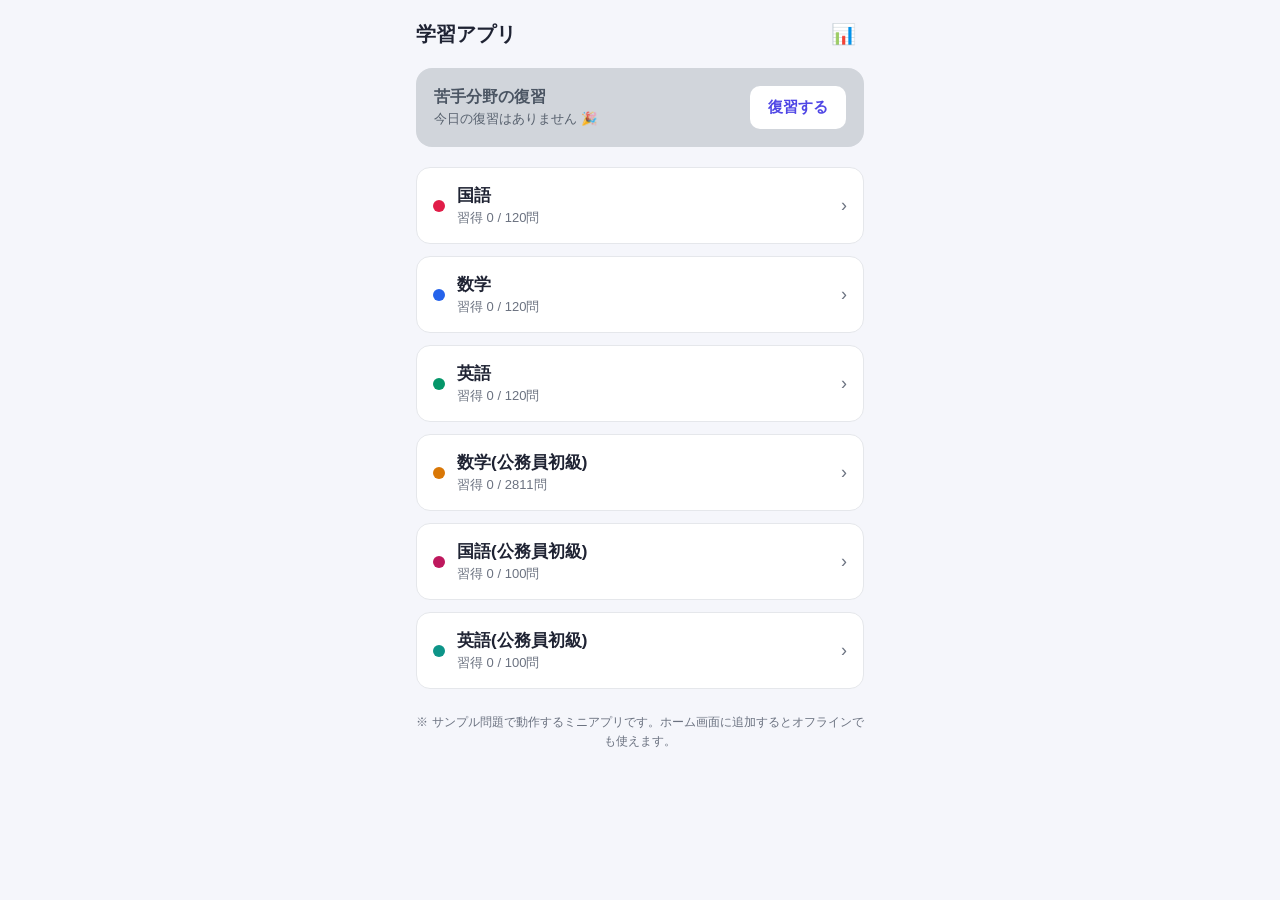
<file: index.html>
<!doctype html>
<html lang="ja">
<head>
<meta charset="UTF-8">
<meta name="viewport" content="width=device-width, initial-scale=1, maximum-scale=1, viewport-fit=cover">
<title>学習アプリ(高校+公務員初級)</title>
<meta name="theme-color" content="#4f46e5">
<meta name="mobile-web-app-capable" content="yes">
<meta name="apple-mobile-web-app-capable" content="yes">
<meta name="apple-mobile-web-app-status-bar-style" content="black-translucent">
<meta name="apple-mobile-web-app-title" content="学習アプリ">
<link rel="manifest" href="manifest.json">
<link rel="apple-touch-icon" href="icons/apple-touch-icon.png">
<link rel="icon" href="icons/icon-192.png">
<link rel="stylesheet" href="style.css">
</head>
<body>
<div id="app">

  <!-- ホーム画面 -->
  <section id="screen-home" class="screen">
    <header class="topbar">
      <h1>学習アプリ</h1>
      <button id="btn-stats" class="icon-btn" aria-label="統計">📊</button>
    </header>

    <div class="weak-card" id="weak-card">
      <div class="weak-card-main">
        <div class="weak-card-title">苦手分野の復習</div>
        <div class="weak-card-sub" id="weak-card-sub">今日の復習: 0問</div>
      </div>
      <button id="btn-weak-review" class="btn btn-accent">復習する</button>
    </div>

    <div class="subject-grid" id="subject-grid"></div>

    <p class="hint">※ サンプル問題で動作するミニアプリです。ホーム画面に追加するとオフラインでも使えます。</p>
  </section>

  <!-- クイズ画面 -->
  <section id="screen-quiz" class="screen hidden">
    <header class="topbar">
      <button id="btn-quiz-back" class="icon-btn" aria-label="戻る">←</button>
      <h1 id="quiz-title">科目名</h1>
      <span id="quiz-progress" class="progress-label">1/10</span>
    </header>

    <div class="progress-bar"><div id="progress-fill" class="progress-fill"></div></div>

    <div class="quiz-card">
      <div class="quiz-category" id="quiz-category">カテゴリ</div>
      <div class="quiz-question" id="quiz-question">問題文がここに入ります</div>
      <div class="choices" id="quiz-choices"></div>
      <div class="explanation hidden" id="quiz-explanation"></div>
    </div>

    <div class="quiz-footer">
      <button id="btn-next" class="btn btn-primary hidden">次へ</button>
    </div>
  </section>

  <!-- 結果画面 -->
  <section id="screen-result" class="screen hidden">
    <header class="topbar">
      <h1>結果</h1>
    </header>
    <div class="result-card">
      <div class="result-score" id="result-score">8 / 10</div>
      <div class="result-message" id="result-message">よくできました!</div>
    </div>
    <div class="result-actions">
      <button id="btn-result-retry" class="btn btn-primary">もう一度</button>
      <button id="btn-result-home" class="btn btn-secondary">ホームに戻る</button>
    </div>
  </section>

  <!-- 統計画面 -->
  <section id="screen-stats" class="screen hidden">
    <header class="topbar">
      <button id="btn-stats-back" class="icon-btn" aria-label="戻る">←</button>
      <h1>学習の記録</h1>
    </header>
    <div id="stats-body" class="stats-body"></div>
    <div class="result-actions">
      <button id="btn-reset-progress" class="btn btn-danger">記録をリセット</button>
    </div>
  </section>

</div>

<script src="data.js"></script>
<script src="data-koumuin-math.js"></script>
<script src="data-koumuin-lang.js"></script>
<script src="app.js"></script>
</body>
</html>
</file>
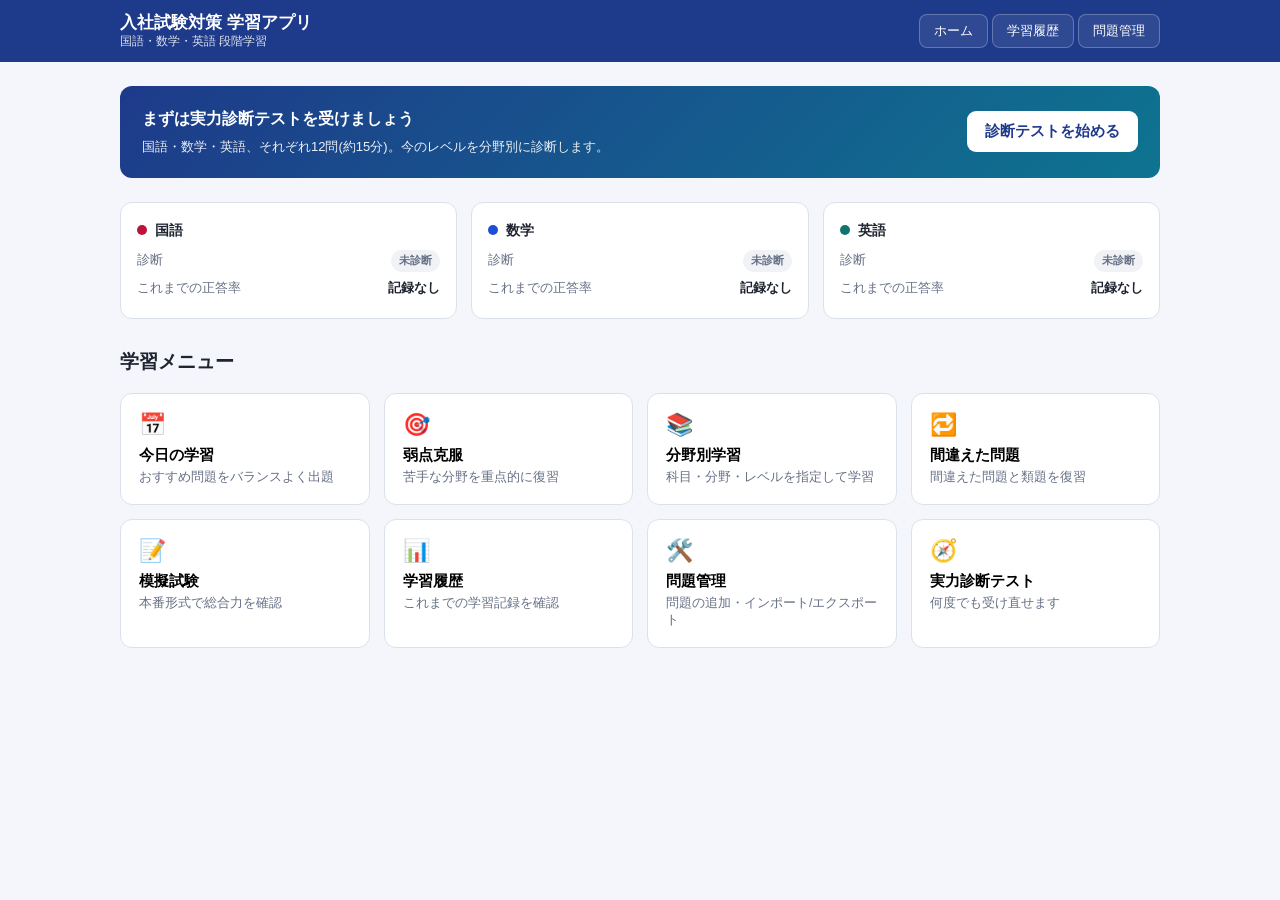
<file: ntt-claruty-taisaku/index.html>
<!doctype html>
<html lang="ja">
<head>
<meta charset="UTF-8">
<meta name="viewport" content="width=device-width, initial-scale=1, maximum-scale=1, viewport-fit=cover">
<title>入社試験対策 学習アプリ</title>
<meta name="theme-color" content="#1e3a8a">
<link rel="icon" href="data:image/svg+xml,%3Csvg xmlns='http://www.w3.org/2000/svg' viewBox='0 0 100 100'%3E%3Crect width='100' height='100' rx='20' fill='%231e3a8a'/%3E%3Ctext x='50' y='68' font-size='58' text-anchor='middle' fill='white' font-family='sans-serif'%3E学%3C/text%3E%3C/svg%3E">
<link rel="stylesheet" href="style.css">
</head>
<body>
<div id="app">

  <header class="topbar">
    <div class="topbar-inner">
      <div class="brand">
        <span class="brand-title">入社試験対策 学習アプリ</span>
        <span class="brand-sub">国語・数学・英語 段階学習</span>
      </div>
      <nav class="topnav">
        <button class="nav-btn" data-nav="home">ホーム</button>
        <button class="nav-btn" data-nav="history">学習履歴</button>
        <button class="nav-btn" data-nav="admin">問題管理</button>
      </nav>
    </div>
  </header>

  <main id="main">

    <!-- ==================== ホーム ==================== -->
    <section id="screen-home" class="screen">
      <div class="page">
        <div id="home-diagnostic-banner" class="banner hidden">
          <div class="banner-text">
            <strong>まずは実力診断テストを受けましょう</strong>
            <p>国語・数学・英語、それぞれ12問(約15分)。今のレベルを分野別に診断します。</p>
          </div>
          <button class="btn btn-primary" data-action="start-diagnostic">診断テストを始める</button>
        </div>

        <div id="home-level-summary" class="level-summary-grid"></div>

        <h2 class="section-title">学習メニュー</h2>
        <div class="menu-grid">
          <button class="menu-card" data-action="start-today">
            <span class="menu-icon">📅</span>
            <span class="menu-name">今日の学習</span>
            <span class="menu-desc">おすすめ問題をバランスよく出題</span>
          </button>
          <button class="menu-card" data-action="start-weak">
            <span class="menu-icon">🎯</span>
            <span class="menu-name">弱点克服</span>
            <span class="menu-desc">苦手な分野を重点的に復習</span>
          </button>
          <button class="menu-card" data-action="open-category-picker">
            <span class="menu-icon">📚</span>
            <span class="menu-name">分野別学習</span>
            <span class="menu-desc">科目・分野・レベルを指定して学習</span>
          </button>
          <button class="menu-card" data-action="start-mistakes">
            <span class="menu-icon">🔁</span>
            <span class="menu-name">間違えた問題</span>
            <span class="menu-desc">間違えた問題と類題を復習</span>
          </button>
          <button class="menu-card" data-action="open-exam-setup">
            <span class="menu-icon">📝</span>
            <span class="menu-name">模擬試験</span>
            <span class="menu-desc">本番形式で総合力を確認</span>
          </button>
          <button class="menu-card" data-action="nav-history">
            <span class="menu-icon">📊</span>
            <span class="menu-name">学習履歴</span>
            <span class="menu-desc">これまでの学習記録を確認</span>
          </button>
          <button class="menu-card" data-action="nav-admin">
            <span class="menu-icon">🛠️</span>
            <span class="menu-name">問題管理</span>
            <span class="menu-desc">問題の追加・インポート/エクスポート</span>
          </button>
          <button class="menu-card" data-action="start-diagnostic">
            <span class="menu-icon">🧭</span>
            <span class="menu-name">実力診断テスト</span>
            <span class="menu-desc">何度でも受け直せます</span>
          </button>
        </div>
      </div>
    </section>

    <!-- ==================== 分野別学習: 選択画面 ==================== -->
    <section id="screen-category-picker" class="screen hidden">
      <div class="page page-narrow">
        <button class="link-back" data-action="nav-home">← ホームに戻る</button>
        <h2 class="section-title">分野別学習</h2>
        <div id="category-picker-body"></div>
      </div>
    </section>

    <!-- ==================== 模擬試験: 設定画面 ==================== -->
    <section id="screen-exam-setup" class="screen hidden">
      <div class="page page-narrow">
        <button class="link-back" data-action="nav-home">← ホームに戻る</button>
        <h2 class="section-title">模擬試験</h2>
        <div id="exam-setup-body"></div>
      </div>
    </section>

    <!-- ==================== 問題(クイズ)画面 ==================== -->
    <section id="screen-quiz" class="screen hidden">
      <div class="page page-narrow">
        <div class="quiz-topbar">
          <button class="link-back" id="btn-quiz-quit" data-action="quit-quiz">← 中断してホームへ</button>
          <div id="quiz-timer" class="quiz-timer hidden"></div>
          <span id="quiz-progress" class="progress-label">1/10</span>
        </div>
        <div class="progress-bar"><div id="progress-fill" class="progress-fill"></div></div>

        <div class="quiz-card">
          <div class="quiz-meta">
            <span id="quiz-level-badge" class="badge">LEVEL 1</span>
            <span id="quiz-subject-badge" class="badge badge-outline">国語</span>
            <span id="quiz-category-badge" class="badge badge-outline">漢字</span>
          </div>
          <div class="quiz-question" id="quiz-question">問題文</div>

          <div id="quiz-choices" class="choices"></div>
          <div id="quiz-input-area" class="input-area hidden">
            <input type="text" id="quiz-input" class="quiz-input" autocomplete="off" placeholder="答えを入力してください">
          </div>

          <div class="quiz-explanation hidden" id="quiz-explanation">
            <div id="quiz-result-label" class="result-label"></div>
            <div id="quiz-steps" class="quiz-steps hidden"></div>
            <div id="quiz-explanation-text" class="explanation-text"></div>
          </div>
        </div>

        <div class="quiz-footer">
          <button id="btn-submit" class="btn btn-primary">回答する</button>
          <button id="btn-next" class="btn btn-primary hidden">次の問題へ</button>
        </div>
      </div>
    </section>

    <!-- ==================== 結果画面(汎用) ==================== -->
    <section id="screen-result" class="screen hidden">
      <div class="page page-narrow">
        <div id="result-body"></div>
      </div>
    </section>

    <!-- ==================== 学習履歴 ==================== -->
    <section id="screen-history" class="screen hidden">
      <div class="page page-narrow">
        <h2 class="section-title">学習履歴</h2>
        <div id="history-body"></div>
      </div>
    </section>

    <!-- ==================== 問題管理 ==================== -->
    <section id="screen-admin" class="screen hidden">
      <div class="page">
        <h2 class="section-title">問題管理</h2>
        <div id="admin-body"></div>
      </div>
    </section>

  </main>
</div>

<script src="data-kokugo.js"></script>
<script src="data-math.js"></script>
<script src="data-eigo.js"></script>
<script src="app.js"></script>
<script src="features.js"></script>
</body>
</html>
</file>
<file: style.css>
:root {
  --accent: #4f46e5;
  --accent-dark: #4338ca;
  --bg: #f5f6fb;
  --card-bg: #ffffff;
  --text: #1f2333;
  --text-muted: #6b7280;
  --border: #e5e7eb;
  --success: #059669;
  --danger: #dc2626;
  --safe-top: env(safe-area-inset-top, 0px);
  --safe-bottom: env(safe-area-inset-bottom, 0px);
}

* { box-sizing: border-box; }

html, body {
  margin: 0;
  padding: 0;
  background: var(--bg);
  color: var(--text);
  font-family: -apple-system, BlinkMacSystemFont, "Hiragino Sans", "Yu Gothic", sans-serif;
  -webkit-tap-highlight-color: transparent;
}

#app {
  max-width: 480px;
  margin: 0 auto;
  min-height: 100vh;
  padding: calc(16px + var(--safe-top)) 16px calc(24px + var(--safe-bottom));
}

.screen.hidden { display: none; }

.topbar {
  display: flex;
  align-items: center;
  gap: 8px;
  margin-bottom: 16px;
}

.topbar h1 {
  font-size: 20px;
  margin: 0;
  flex: 1;
}

.icon-btn {
  background: none;
  border: none;
  font-size: 20px;
  padding: 8px;
  cursor: pointer;
  line-height: 1;
  color: var(--text);
}

.progress-label {
  font-size: 14px;
  color: var(--text-muted);
  font-variant-numeric: tabular-nums;
}

.weak-card {
  background: linear-gradient(135deg, var(--accent), #7c3aed);
  color: white;
  border-radius: 16px;
  padding: 18px;
  display: flex;
  align-items: center;
  justify-content: space-between;
  gap: 12px;
  margin-bottom: 20px;
  box-shadow: 0 6px 16px rgba(79, 70, 229, 0.25);
}

.weak-card-title {
  font-weight: 700;
  font-size: 16px;
}

.weak-card-sub {
  font-size: 13px;
  opacity: 0.9;
  margin-top: 2px;
}

.weak-card.disabled {
  background: #d1d5db;
  color: #4b5563;
  box-shadow: none;
}

.subject-grid {
  display: grid;
  grid-template-columns: 1fr;
  gap: 12px;
}

.subject-card {
  background: var(--card-bg);
  border-radius: 14px;
  padding: 16px;
  display: flex;
  align-items: center;
  justify-content: space-between;
  border: 1px solid var(--border);
  cursor: pointer;
}

.subject-card-left { display: flex; align-items: center; gap: 12px; }

.subject-dot {
  width: 12px;
  height: 12px;
  border-radius: 50%;
  flex-shrink: 0;
}

.subject-name { font-weight: 700; font-size: 17px; }
.subject-sub { font-size: 13px; color: var(--text-muted); margin-top: 2px; }
.subject-arrow { color: var(--text-muted); font-size: 18px; }

.hint {
  margin-top: 24px;
  font-size: 12px;
  color: var(--text-muted);
  text-align: center;
  line-height: 1.6;
}

.btn {
  border: none;
  border-radius: 10px;
  padding: 12px 18px;
  font-size: 15px;
  font-weight: 700;
  cursor: pointer;
}

.btn-accent { background: white; color: var(--accent); }
.btn-primary { background: var(--accent); color: white; width: 100%; }
.btn-primary:active { background: var(--accent-dark); }
.btn-secondary { background: #e5e7eb; color: var(--text); width: 100%; }
.btn-danger { background: transparent; color: var(--danger); border: 1px solid var(--danger); width: 100%; }

.progress-bar {
  height: 6px;
  background: var(--border);
  border-radius: 3px;
  overflow: hidden;
  margin-bottom: 20px;
}
.progress-fill {
  height: 100%;
  background: var(--accent);
  width: 0%;
  transition: width 0.2s ease;
}

.quiz-card {
  background: var(--card-bg);
  border-radius: 16px;
  padding: 20px;
  border: 1px solid var(--border);
}

.quiz-category {
  display: inline-block;
  font-size: 12px;
  color: var(--accent);
  background: #eef2ff;
  padding: 3px 10px;
  border-radius: 999px;
  margin-bottom: 12px;
  font-weight: 700;
}

.quiz-question {
  font-size: 18px;
  font-weight: 700;
  line-height: 1.5;
  margin-bottom: 20px;
}

.choices {
  display: flex;
  flex-direction: column;
  gap: 10px;
}

.choice-btn {
  text-align: left;
  background: #f9fafb;
  border: 1.5px solid var(--border);
  border-radius: 10px;
  padding: 14px;
  font-size: 15px;
  color: var(--text);
  cursor: pointer;
}

.choice-btn:active { background: #f0f1f6; }

.choice-btn.correct {
  background: #ecfdf5;
  border-color: var(--success);
  color: #065f46;
  font-weight: 700;
}

.choice-btn.wrong {
  background: #fef2f2;
  border-color: var(--danger);
  color: #991b1b;
  font-weight: 700;
}

.choice-btn.disabled { pointer-events: none; opacity: 0.85; }

.explanation {
  margin-top: 16px;
  background: #f9fafb;
  border-left: 3px solid var(--accent);
  padding: 12px 14px;
  font-size: 14px;
  line-height: 1.6;
  color: var(--text-muted);
  border-radius: 6px;
}

.quiz-footer { margin-top: 20px; }

.result-card {
  background: var(--card-bg);
  border-radius: 16px;
  padding: 32px 20px;
  text-align: center;
  border: 1px solid var(--border);
  margin-bottom: 20px;
}

.result-score {
  font-size: 40px;
  font-weight: 800;
  color: var(--accent);
}

.result-message {
  margin-top: 8px;
  color: var(--text-muted);
}

.result-actions {
  display: flex;
  flex-direction: column;
  gap: 10px;
}

.stats-body { display: flex; flex-direction: column; gap: 14px; margin-bottom: 24px; }

.stats-card {
  background: var(--card-bg);
  border: 1px solid var(--border);
  border-radius: 14px;
  padding: 16px;
}

.stats-card-title { font-weight: 700; margin-bottom: 10px; display: flex; align-items: center; gap: 8px; }

.stats-row {
  display: flex;
  justify-content: space-between;
  font-size: 14px;
  color: var(--text-muted);
  padding: 4px 0;
}

.stats-row b { color: var(--text); }

.stats-bar-track {
  height: 8px;
  background: var(--border);
  border-radius: 4px;
  overflow: hidden;
  margin-top: 8px;
}

.stats-bar-fill {
  height: 100%;
  background: var(--accent);
}
</file>
<file: ntt-claruty-taisaku/style.css>
:root {
  --primary: #1e3a8a;
  --primary-light: #3b5bb8;
  --accent: #0e7490;
  --bg: #f4f6fb;
  --surface: #ffffff;
  --border: #dbe1ea;
  --text: #1f2430;
  --text-muted: #667085;
  --success: #15803d;
  --success-bg: #ecfdf3;
  --danger: #b91c1c;
  --danger-bg: #fef2f2;
  --warn: #b45309;
  --warn-bg: #fffbeb;
  --radius: 12px;
}

* { box-sizing: border-box; }

html, body {
  margin: 0;
  padding: 0;
  background: var(--bg);
  color: var(--text);
  font-family: "Hiragino Sans", "Yu Gothic", "Meiryo", -apple-system, BlinkMacSystemFont, sans-serif;
  line-height: 1.6;
  overflow-x: hidden;
}

#app { min-height: 100vh; display: flex; flex-direction: column; }

/* ---------- topbar ---------- */
.topbar {
  background: var(--primary);
  color: white;
  position: sticky;
  top: 0;
  z-index: 20;
}
.topbar-inner {
  max-width: 1080px;
  margin: 0 auto;
  padding: 12px 20px;
  display: flex;
  align-items: center;
  justify-content: space-between;
  gap: 16px;
  flex-wrap: wrap;
}
.brand { display: flex; flex-direction: column; line-height: 1.3; }
.brand-title { font-weight: 700; font-size: 17px; }
.brand-sub { font-size: 12px; opacity: 0.85; }
.topnav { display: flex; gap: 4px; }
.nav-btn {
  background: rgba(255,255,255,0.08);
  border: 1px solid rgba(255,255,255,0.25);
  color: white;
  padding: 7px 14px;
  border-radius: 8px;
  cursor: pointer;
  font-size: 13px;
}
.nav-btn:hover { background: rgba(255,255,255,0.18); }

/* ---------- layout ---------- */
main { flex: 1; }
.page {
  max-width: 1080px;
  margin: 0 auto;
  padding: 24px 20px 60px;
}
.page-narrow { max-width: 760px; }
.screen.hidden { display: none; }

.section-title { font-size: 19px; margin: 8px 0 16px; }

/* ---------- home ---------- */
.banner {
  background: linear-gradient(135deg, var(--primary), var(--accent));
  color: white;
  border-radius: var(--radius);
  padding: 20px 22px;
  display: flex;
  align-items: center;
  justify-content: space-between;
  gap: 16px;
  margin-bottom: 24px;
  flex-wrap: wrap;
}
.banner-text strong { font-size: 16px; }
.banner-text p { margin: 6px 0 0; font-size: 13px; opacity: 0.92; max-width: 480px; }
.banner .btn-primary { background: white; color: var(--primary); flex-shrink: 0; }

.level-summary-grid {
  display: grid;
  grid-template-columns: repeat(auto-fit, minmax(220px, 1fr));
  gap: 14px;
  margin-bottom: 28px;
}
.level-card {
  background: var(--surface);
  border: 1px solid var(--border);
  border-radius: var(--radius);
  padding: 16px;
}
.level-card-subject { font-weight: 700; font-size: 14px; margin-bottom: 6px; display: flex; align-items: center; gap: 8px; }
.level-card-dot { width: 10px; height: 10px; border-radius: 50%; flex-shrink: 0; }
.level-card-row { display: flex; justify-content: space-between; font-size: 13px; padding: 3px 0; color: var(--text-muted); }
.level-card-row b { color: var(--text); }
.level-tag {
  display: inline-block;
  font-size: 11px;
  padding: 2px 8px;
  border-radius: 999px;
  font-weight: 700;
}
.level-tag-ok { background: var(--success-bg); color: var(--success); }
.level-tag-review { background: var(--warn-bg); color: var(--warn); }
.level-tag-none { background: #f1f2f6; color: var(--text-muted); }

.menu-grid {
  display: grid;
  grid-template-columns: repeat(auto-fit, minmax(220px, 1fr));
  gap: 14px;
}
.menu-card {
  background: var(--surface);
  border: 1px solid var(--border);
  border-radius: var(--radius);
  padding: 18px;
  text-align: left;
  cursor: pointer;
  display: flex;
  flex-direction: column;
  gap: 4px;
  transition: box-shadow 0.15s, transform 0.15s;
}
.menu-card:hover { box-shadow: 0 4px 14px rgba(30,58,138,0.12); transform: translateY(-1px); }
.menu-icon { font-size: 22px; }
.menu-name { font-weight: 700; font-size: 15px; margin-top: 4px; }
.menu-desc { font-size: 12.5px; color: var(--text-muted); }

/* ---------- buttons ---------- */
.btn {
  border: none;
  border-radius: 9px;
  padding: 11px 18px;
  font-size: 14.5px;
  font-weight: 700;
  cursor: pointer;
  font-family: inherit;
}
.btn-primary { background: var(--primary); color: white; }
.btn-primary:hover { background: var(--primary-light); }
.btn-primary:disabled { background: #b7c0d8; cursor: not-allowed; }
.btn-secondary { background: #e7eaf2; color: var(--text); }
.btn-secondary:hover { background: #dde1ec; }
.btn-danger { background: transparent; color: var(--danger); border: 1px solid var(--danger); }
.btn-block { width: 100%; }
.link-back {
  background: none;
  border: none;
  color: var(--primary);
  font-size: 13px;
  cursor: pointer;
  padding: 4px 0;
  margin-bottom: 12px;
}

/* ---------- quiz ---------- */
.quiz-topbar { display: flex; align-items: center; justify-content: space-between; gap: 12px; margin-bottom: 8px; flex-wrap: wrap; }
.progress-label { font-size: 13px; color: var(--text-muted); font-variant-numeric: tabular-nums; }
.quiz-timer {
  font-variant-numeric: tabular-nums;
  font-weight: 700;
  background: #eef1f8;
  padding: 4px 12px;
  border-radius: 999px;
  font-size: 13px;
}
.quiz-timer.timer-warn { background: var(--warn-bg); color: var(--warn); }
.progress-bar { height: 6px; background: var(--border); border-radius: 3px; overflow: hidden; margin-bottom: 18px; }
.progress-fill { height: 100%; width: 0%; background: var(--primary); transition: width 0.2s ease; }

.quiz-card {
  background: var(--surface);
  border: 1px solid var(--border);
  border-radius: var(--radius);
  padding: 24px;
}
.quiz-meta { display: flex; gap: 8px; margin-bottom: 14px; flex-wrap: wrap; }
.badge {
  display: inline-block;
  font-size: 11.5px;
  font-weight: 700;
  padding: 3px 10px;
  border-radius: 999px;
  background: var(--primary);
  color: white;
}
.badge-outline { background: #eef1f8; color: var(--primary); }
.quiz-question { font-size: 18px; font-weight: 600; line-height: 1.7; margin-bottom: 22px; white-space: pre-wrap; }

.choices { display: flex; flex-direction: column; gap: 10px; }
.choice-btn {
  text-align: left;
  background: #f9fafc;
  border: 1.5px solid var(--border);
  border-radius: 9px;
  padding: 13px 16px;
  font-size: 14.5px;
  color: var(--text);
  cursor: pointer;
  font-family: inherit;
}
.choice-btn:hover { background: #f0f2f8; }
.choice-btn.selected { border-color: var(--primary); background: #eef1f8; }
.choice-btn.correct { background: var(--success-bg); border-color: var(--success); color: var(--success); font-weight: 700; }
.choice-btn.wrong { background: var(--danger-bg); border-color: var(--danger); color: var(--danger); font-weight: 700; }
.choice-btn.disabled { pointer-events: none; opacity: 0.9; }

.input-area { margin-top: 4px; }
.quiz-input {
  width: 100%;
  padding: 12px 14px;
  font-size: 15px;
  border: 1.5px solid var(--border);
  border-radius: 9px;
  font-family: inherit;
}
.quiz-input:focus { outline: none; border-color: var(--primary); }
.quiz-input.correct { border-color: var(--success); background: var(--success-bg); }
.quiz-input.wrong { border-color: var(--danger); background: var(--danger-bg); }

.quiz-explanation { margin-top: 20px; border-top: 1px solid var(--border); padding-top: 16px; }
.result-label { font-weight: 700; font-size: 15px; margin-bottom: 10px; }
.result-label.is-correct { color: var(--success); }
.result-label.is-wrong { color: var(--danger); }
.quiz-steps {
  background: #f7f8fb;
  border-left: 3px solid var(--accent);
  border-radius: 6px;
  padding: 12px 14px;
  margin-bottom: 12px;
  font-size: 14px;
  font-variant-numeric: tabular-nums;
}
.quiz-steps .step-line { padding: 2px 0; }
.explanation-text { font-size: 14px; color: var(--text-muted); line-height: 1.7; }

.quiz-footer { margin-top: 20px; }

/* ---------- result screens ---------- */
.result-hero {
  background: var(--surface);
  border: 1px solid var(--border);
  border-radius: var(--radius);
  padding: 28px 24px;
  text-align: center;
  margin-bottom: 20px;
}
.result-score { font-size: 38px; font-weight: 800; color: var(--primary); }
.result-sub { color: var(--text-muted); margin-top: 6px; font-size: 14px; }
.result-actions { display: flex; gap: 10px; flex-wrap: wrap; margin: 20px 0; }
.result-actions .btn { flex: 1; min-width: 140px; }

.subject-score-grid {
  display: grid;
  grid-template-columns: repeat(auto-fit, minmax(200px, 1fr));
  gap: 12px;
  margin-bottom: 20px;
}
.subject-score-card {
  background: var(--surface);
  border: 1px solid var(--border);
  border-radius: var(--radius);
  padding: 14px 16px;
}
.subject-score-title { font-weight: 700; font-size: 14px; margin-bottom: 6px; }
.subject-score-value { font-size: 22px; font-weight: 800; color: var(--primary); }

.bar-row { margin-bottom: 12px; }
.bar-row-label { display: flex; justify-content: space-between; font-size: 13px; margin-bottom: 4px; }
.bar-row-label b { color: var(--text); }
.bar-track { height: 10px; background: #eceff5; border-radius: 5px; overflow: hidden; }
.bar-fill { height: 100%; border-radius: 5px; background: var(--primary); }
.bar-fill.warn { background: var(--warn); }
.bar-fill.danger { background: var(--danger); }
.bar-note { font-size: 12px; color: var(--text-muted); margin-top: 2px; }

.level-ladder { display: flex; flex-direction: column; gap: 8px; margin-bottom: 20px; }
.level-ladder-row {
  display: flex;
  align-items: center;
  justify-content: space-between;
  background: var(--surface);
  border: 1px solid var(--border);
  border-radius: 9px;
  padding: 10px 14px;
  font-size: 13.5px;
}

.mistake-list { display: flex; flex-direction: column; gap: 10px; margin-bottom: 20px; }
.mistake-item {
  background: var(--surface);
  border: 1px solid var(--border);
  border-radius: 9px;
  padding: 12px 14px;
  font-size: 13.5px;
}
.mistake-item .mistake-q { font-weight: 600; margin-bottom: 4px; }
.mistake-item .mistake-ans { color: var(--success); }
.mistake-item .mistake-exp { color: var(--text-muted); margin-top: 4px; }

.info-box {
  background: #eef1f8;
  border-radius: 9px;
  padding: 12px 14px;
  font-size: 13px;
  color: var(--primary);
  margin-bottom: 16px;
}
.insufficient-box {
  background: #f1f2f6;
  border-radius: 9px;
  padding: 12px 14px;
  font-size: 13px;
  color: var(--text-muted);
  margin-bottom: 10px;
}

/* ---------- category picker / exam setup ---------- */
.field-group { margin-bottom: 18px; }
.field-label { display: block; font-weight: 700; font-size: 13.5px; margin-bottom: 8px; }
.pill-row { display: flex; gap: 8px; flex-wrap: wrap; }
.pill-btn {
  border: 1.5px solid var(--border);
  background: var(--surface);
  border-radius: 999px;
  padding: 8px 16px;
  font-size: 13.5px;
  cursor: pointer;
  font-family: inherit;
}
.pill-btn.active { background: var(--primary); border-color: var(--primary); color: white; }
.select-input, .text-input, .textarea-input {
  width: 100%;
  padding: 10px 12px;
  border: 1.5px solid var(--border);
  border-radius: 8px;
  font-size: 14px;
  font-family: inherit;
  background: var(--surface);
}
.textarea-input { resize: vertical; min-height: 70px; }
.checkbox-row { display: flex; align-items: center; gap: 8px; font-size: 14px; }

/* ---------- history ---------- */
.stat-summary-grid {
  display: grid;
  grid-template-columns: repeat(auto-fit, minmax(150px, 1fr));
  gap: 12px;
  margin-bottom: 24px;
}
.stat-tile {
  background: var(--surface);
  border: 1px solid var(--border);
  border-radius: var(--radius);
  padding: 14px;
  text-align: center;
}
.stat-tile-value { font-size: 24px; font-weight: 800; color: var(--primary); }
.stat-tile-label { font-size: 12px; color: var(--text-muted); margin-top: 2px; }

.chart-wrap {
  background: var(--surface);
  border: 1px solid var(--border);
  border-radius: var(--radius);
  padding: 18px;
  margin-bottom: 24px;
  overflow-x: auto;
}
.chart-wrap svg { display: block; }

.history-table-wrap { overflow-x: auto; }
table.history-table { width: 100%; border-collapse: collapse; font-size: 13px; background: var(--surface); border-radius: var(--radius); overflow: hidden; }
table.history-table th, table.history-table td { text-align: left; padding: 10px 12px; border-bottom: 1px solid var(--border); white-space: nowrap; }
table.history-table th { background: #f4f6fb; font-weight: 700; }

/* ---------- admin ---------- */
.admin-grid { display: grid; grid-template-columns: minmax(0, 420px) minmax(0, 1fr); gap: 24px; align-items: start; }
@media (max-width: 860px) { .admin-grid { grid-template-columns: 1fr; } }
.admin-form-card, .admin-list-card {
  background: var(--surface);
  border: 1px solid var(--border);
  border-radius: var(--radius);
  padding: 20px;
}
.admin-form-card h3, .admin-list-card h3 { margin-top: 0; font-size: 15px; }
.choice-input-row { display: flex; gap: 8px; margin-bottom: 8px; align-items: center; }
.choice-input-row input { flex: 1; }
.import-export-row { display: flex; gap: 10px; margin-bottom: 16px; flex-wrap: wrap; }
.custom-q-item {
  border: 1px solid var(--border);
  border-radius: 8px;
  padding: 10px 12px;
  margin-bottom: 8px;
  font-size: 13px;
}
.custom-q-item .custom-q-top { display: flex; justify-content: space-between; gap: 8px; align-items: flex-start; }
.custom-q-item .custom-q-actions { display: flex; gap: 6px; flex-shrink: 0; }
.custom-q-item .custom-q-actions button { font-size: 11px; padding: 4px 9px; }
.small-note { font-size: 11.5px; color: var(--text-muted); margin-top: 4px; }
.hidden-file-input { display: none; }

.hidden { display: none !important; }

/* ---------- toast ---------- */
#toast {
  position: fixed;
  bottom: 20px;
  left: 50%;
  transform: translateX(-50%);
  background: #1f2430;
  color: white;
  padding: 10px 18px;
  border-radius: 999px;
  font-size: 13px;
  opacity: 0;
  pointer-events: none;
  transition: opacity 0.2s;
  z-index: 100;
}
#toast.show { opacity: 1; }

@media (max-width: 600px) {
  .quiz-question { font-size: 16px; }
  .result-score { font-size: 30px; }
}
</file>
